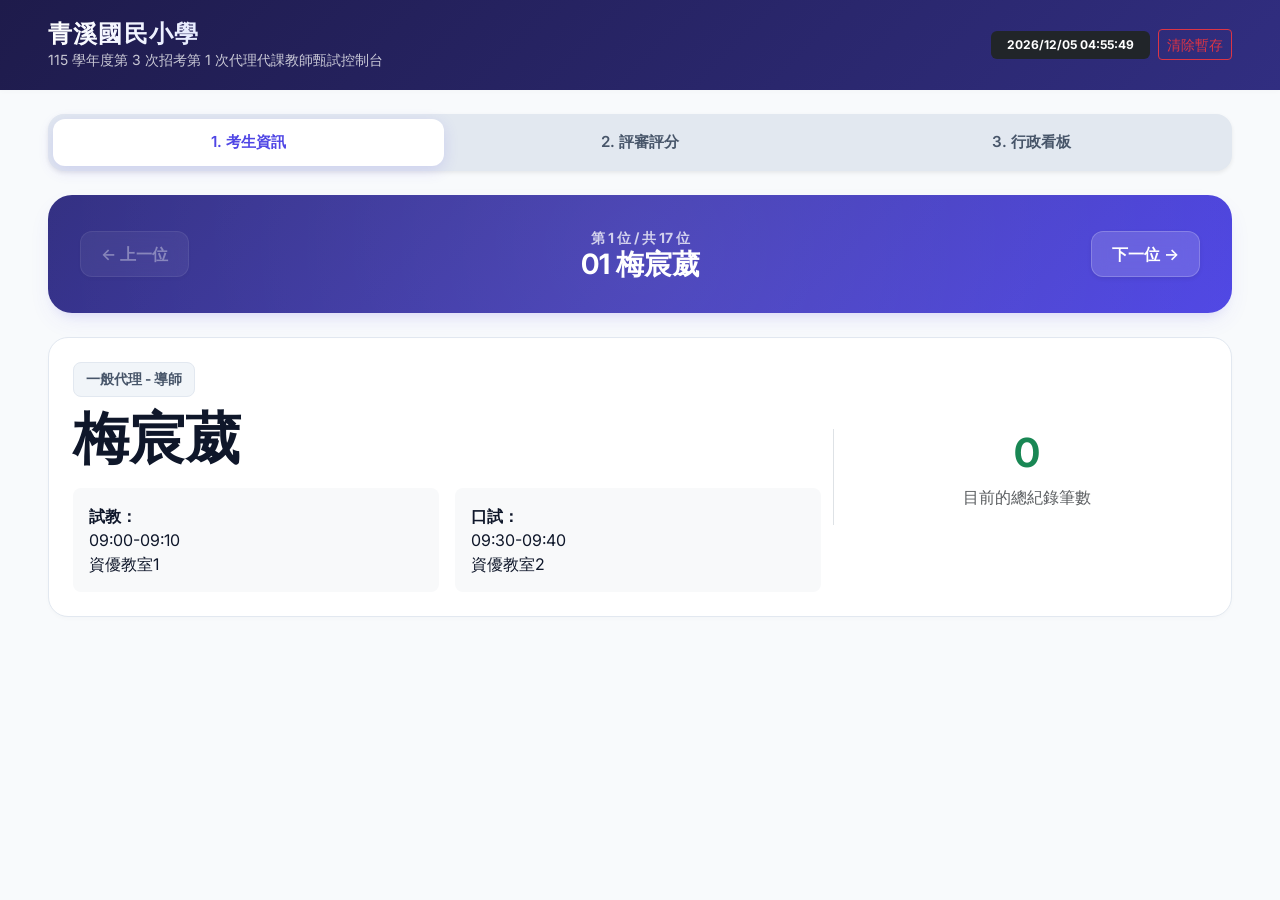
<file: index.html>
<!doctype html>
<html lang="zh-Hant">
  <head>
    <meta charset="utf-8" />
    <meta name="viewport" content="width=device-width, initial-scale=1" />
    <title>青溪國小 115 學年度第 3 次招考第 1 次代理代課教師甄試控制台</title>
    <!-- 引入專業字體與 Bootstrap -->
    <link href="https://fonts.googleapis.com/css2?family=Inter:wght@400;600;800&display=swap" rel="stylesheet">
    <link href="https://cdn.jsdelivr.net/npm/bootstrap@5.3.3/dist/css/bootstrap.min.css" rel="stylesheet" />
    <link rel="stylesheet" href="today.css" />
  </head>
  <body>
    <header class="topbar">
      <div class="container-fluid px-3 px-lg-5">
        <div class="d-flex flex-column flex-lg-row justify-content-between align-items-center gap-2">
          <div>
            <h1 class="h4 fw-bold mb-0">青溪國民小學</h1>
            <p class="mb-0 small opacity-75">115 學年度第 3 次招考第 1 次代理代課教師甄試控制台</p>
          </div>
          <div class="d-flex flex-wrap gap-2 align-items-center">
            <span id="liveClock" class="badge bg-dark px-3 py-2">載入時間中...</span>
            <button id="resetThreeViews" class="btn btn-outline-danger btn-sm" type="button">清除暫存</button>
          </div>
        </div>
      </div>
    </header>

    <main class="container-fluid px-3 px-lg-5 py-4">
      <!-- 模式切換器 -->
      <section class="mode-bar mb-4 shadow-sm">
        <button class="btn view-button active" data-view="candidate" type="button">1. 考生資訊</button>
        <button class="btn view-button" data-view="judge" type="button">2. 評審評分</button>
        <button class="btn view-button" data-view="admin" type="button">3. 行政看板</button>
      </section>

      <!-- 考生快速導航 -->
      <section class="candidate-nav mb-4">
        <button id="prevCandidate" class="btn btn-light shadow-sm" type="button">← 上一位</button>
        <div class="candidate-meter text-center">
          <div id="candidateCounter" class="small opacity-75 fw-bold text-uppercase">LOADING...</div>
          <div id="candidateNameBar" class="h3 fw-bold mb-0">載入中</div>
        </div>
        <button id="nextCandidate" class="btn btn-light shadow-sm" type="button">下一位 →</button>
      </section>

      <!-- 面板區 -->
      <section id="candidateView" class="view-panel active"></section>
      
      <section id="judgeView" class="view-panel">
        <div class="surface p-4 mb-4">
          <div class="row g-3 align-items-end">
            <div class="col-12 col-lg-4">
              <label class="form-label fw-bold text-primary" for="judgeSelect">● 評審委員身分驗證</label>
              <select id="judgeSelect" class="form-select form-select-lg border-primary-subtle"></select>
            </div>
            <div class="col">
              <p class="mb-0 text-muted small">※ 請先選擇委員姓名並輸入密碼後，方可開始評分。</p>
            </div>
          </div>
        </div>
        <div id="judgeStage"></div>
      </section>

      <section id="adminView" class="view-panel">
        <div class="sync-panel bg-dark text-white p-3 rounded-4 mb-4 shadow d-flex justify-content-between align-items-center">
          <div>
            <div class="small opacity-75">雲端同步狀態</div>
            <div id="syncStatus" class="fw-bold">正在讀取最新紀錄...</div>
          </div>
          <button id="forceSyncBtn" class="btn btn-outline-light btn-sm fw-bold">手動更新看板</button>
        </div>
        <div id="adminStage"></div>
      </section>
      
      <!-- 列印專用 A4 橫式排程簽名表區塊 -->
      <section id="printArea" class="d-none d-print-block"></section>
    </main>

    <script src="https://cdn.jsdelivr.net/npm/bootstrap@5.3.3/dist/js/bootstrap.bundle.min.js"></script>
    <script src="today.js?v=27.0"></script>
  </body>
</html>
</file>
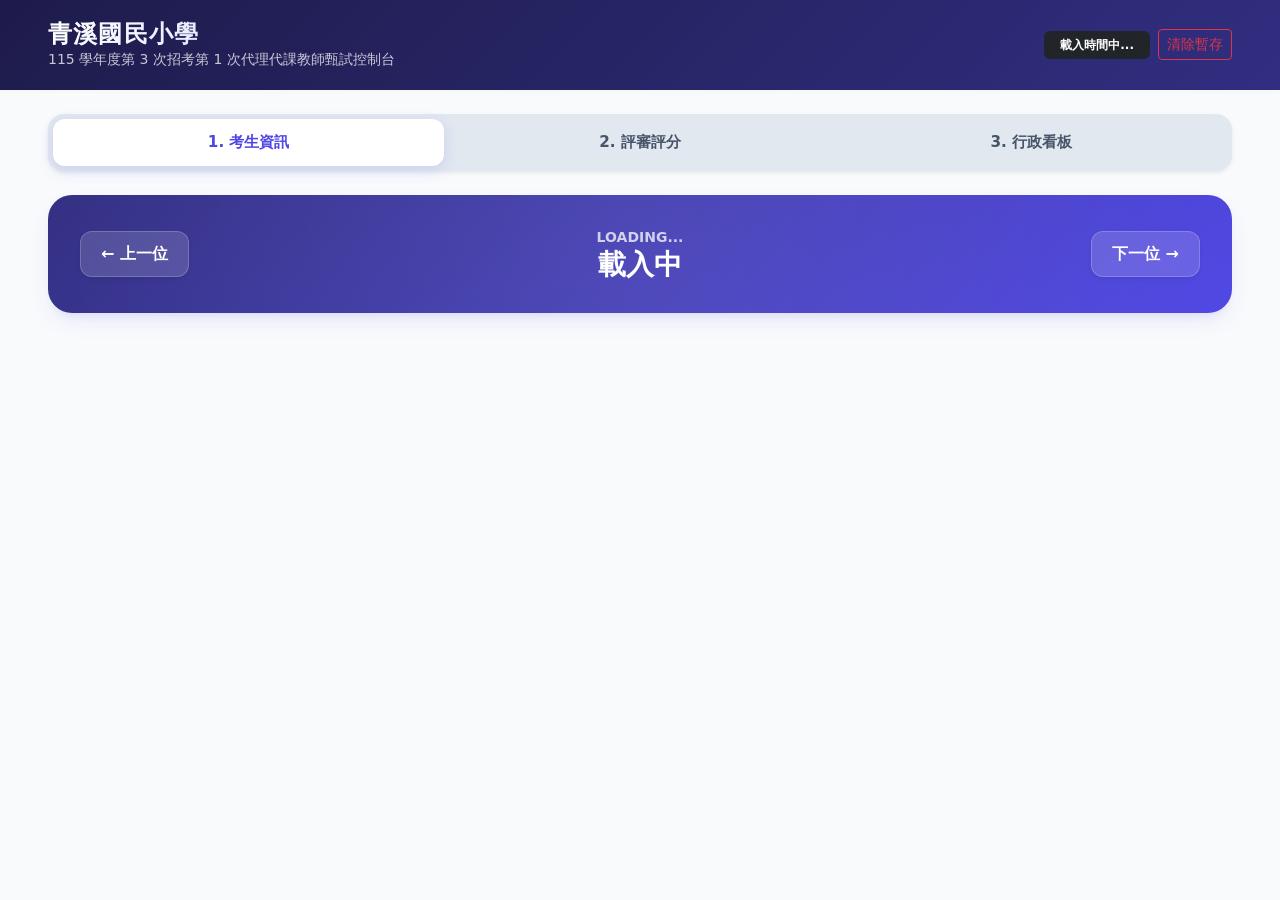
<file: today.html>
<!doctype html>
<html lang="zh-Hant">
  <head>
    <meta charset="utf-8" />
    <meta http-equiv="refresh" content="0; url=./index.html" />
    <title>前往控制台</title>
  </head>
  <body>
    <a href="./index.html">前往控制台</a>
  </body>
</html>
</file>
<file: today.css>
:root {
  --page-bg: #f8fafc;
  --ink: #0f172a;
  --muted: #475569;
  --brand: #4f46e5;
  --brand-light: #818cf8;
  --brand-deep: #312e81;
  --success: #059669;
  --success-bg: #d1fae5;
  --danger: #dc2626;
  --danger-bg: #fee2e2;
  --warning: #d97706;
  --warning-bg: #fef3c7;
  --line: #e2e8f0;
  --glass-bg: rgba(255, 255, 255, 0.85);
  --shadow-sm: 0 2px 4px rgba(0, 0, 0, 0.02);
  --shadow-md: 0 10px 25px -5px rgba(79, 70, 229, 0.1), 0 8px 10px -6px rgba(79, 70, 229, 0.1);
  --shadow-lg: 0 20px 40px -15px rgba(0, 0, 0, 0.1);
}

body {
  background: var(--page-bg);
  color: var(--ink);
  font-family: 'Inter', system-ui, -apple-system, 'Microsoft JhengHei', sans-serif;
  min-height: 100vh;
}

/* Header/Topbar styling */
.topbar {
  background: linear-gradient(135deg, #1e1b4b, #312e81);
  color: white;
  padding: 1.25rem 0;
  box-shadow: var(--shadow-sm);
}
.topbar h1 {
  font-size: 1.5rem;
  letter-spacing: 0.05em;
  font-weight: 800;
  background: linear-gradient(to right, #ffffff, #c7d2fe);
  -webkit-background-clip: text;
  -webkit-text-fill-color: transparent;
}

/* 模式切換按鈕美化 */
.mode-bar {
  background: #e2e8f0;
  padding: 5px;
  border-radius: 16px;
  display: flex;
  box-shadow: inset 0 2px 4px rgba(0,0,0,0.05);
}
.mode-bar .btn {
  flex: 1;
  border: none;
  border-radius: 12px;
  padding: 12px 16px;
  font-weight: 600;
  font-size: 0.95rem;
  color: var(--muted);
  background: transparent;
  transition: all 0.25s cubic-bezier(0.4, 0, 0.2, 1);
}
.mode-bar .btn:hover {
  color: var(--brand);
}
.mode-bar .btn.active {
  background: white !important;
  color: var(--brand) !important;
  box-shadow: 0 4px 15px rgba(79, 70, 229, 0.15);
}

/* 考生導航塊 */
.candidate-nav {
  background: linear-gradient(135deg, var(--brand-deep), var(--brand));
  color: white;
  border-radius: 24px;
  padding: 2rem;
  display: flex;
  align-items: center;
  justify-content: space-between;
  box-shadow: var(--shadow-md);
  position: relative;
  overflow: hidden;
}
.candidate-nav::before {
  content: '';
  position: absolute;
  top: -50%;
  left: -50%;
  width: 200%;
  height: 200%;
  background: radial-gradient(circle, rgba(255,255,255,0.08) 0%, transparent 60%);
  pointer-events: none;
}
.candidate-nav .btn {
  background: rgba(255, 255, 255, 0.15);
  border: 1px solid rgba(255, 255, 255, 0.2);
  color: white;
  border-radius: 12px;
  padding: 10px 20px;
  font-weight: 600;
  backdrop-filter: blur(8px);
  transition: all 0.2s ease;
}
.candidate-nav .btn:hover:not(:disabled) {
  background: rgba(255, 255, 255, 0.25);
  transform: translateY(-2px);
}
.candidate-nav .btn:disabled {
  opacity: 0.4;
  cursor: not-allowed;
}
.candidate-meter {
  flex: 1;
}

/* 評分卡片 */
.surface, .score-panel, .admin-panel {
  background: white;
  border-radius: 20px;
  border: 1px solid var(--line);
  padding: 1.75rem;
  box-shadow: var(--shadow-sm);
  transition: box-shadow 0.3s ease;
}
.surface:hover {
  box-shadow: 0 10px 30px rgba(0,0,0,0.02);
}

/* 分數輸入列 */
.score-input-row {
  display: flex;
  justify-content: space-between;
  align-items: center;
  padding: 1.25rem 1.5rem;
  background: #f8fafc;
  border-radius: 16px;
  border: 1px solid var(--line);
  margin-bottom: 1rem;
  transition: all 0.2s ease;
}
.score-input-row:focus-within {
  background: white;
  border-color: var(--brand-light);
  box-shadow: 0 0 0 4px rgba(99, 102, 241, 0.15);
}

.item-score {
  width: 120px;
  height: 54px;
  font-size: 1.8rem !important;
  font-weight: 800;
  text-align: center;
  border: 2px solid var(--line);
  border-radius: 12px;
  color: var(--brand-deep);
  transition: all 0.2s ease;
}
.item-score:focus {
  border-color: var(--brand);
  outline: none;
  box-shadow: 0 0 0 2px rgba(99, 102, 241, 0.15);
}
.item-score.is-invalid {
  border-color: var(--danger) !important;
  background-color: var(--danger-bg) !important;
  color: var(--danger) !important;
}

.view-panel { display: none; }
.view-panel.active { display: block; animation: fadeIn 0.35s cubic-bezier(0.16, 1, 0.3, 1); }

@keyframes fadeIn {
  from { opacity: 0; transform: translateY(12px); }
  to { opacity: 1; transform: translateY(0); }
}

/* 行政進度監控表 */
.admin-table {
  width: 100%;
  border-collapse: separate;
  border-spacing: 0;
  margin-top: 1rem;
}
.admin-table th {
  background: #f1f5f9;
  font-weight: 700;
  color: #334155;
  padding: 1rem;
  border-bottom: 2px solid var(--line);
  text-align: center;
}
.admin-table td {
  padding: 1rem;
  border-bottom: 1px solid var(--line);
  vertical-align: middle;
  text-align: center;
}
.admin-table tr:hover td {
  background: #f8fafc;
}

/* 狀態徽章 */
.track-badge {
  display: inline-block;
  padding: 6px 12px;
  border-radius: 8px;
  font-size: 0.85rem;
  font-weight: 700;
  background-color: #f1f5f9;
  color: #475569;
  border: 1px solid var(--line);
}

.status-badge {
  display: inline-flex;
  align-items: center;
  gap: 6px;
  padding: 6px 12px;
  border-radius: 30px;
  font-size: 0.85rem;
  font-weight: 600;
}
.status-badge.completed {
  background-color: var(--success-bg);
  color: var(--success);
}
.status-badge.pending {
  background-color: #f1f5f9;
  color: #64748b;
}

.judge-tag {
  display: inline-block;
  padding: 4px 10px;
  border-radius: 8px;
  font-size: 0.8rem;
  font-weight: 600;
  margin: 2px;
}
.judge-tag.done {
  background-color: var(--success-bg);
  color: var(--success);
  border: 1px solid rgba(5, 150, 105, 0.2);
}
.judge-tag.waiting {
  background-color: #f1f5f9;
  color: #64748b;
  border: 1px solid var(--line);
}

/* 列印專用樣式 */
@media print {
  @page {
    size: landscape;
    margin: 1cm;
  }
  
  body {
    background: white !important;
    color: black !important;
    font-size: 10pt;
    padding: 0 !important;
    margin: 0 !important;
  }
  
  /* 隱藏畫面上所有非列印物件 */
  .topbar, .mode-bar, .candidate-nav, main > .view-panel, button, .sync-panel {
    display: none !important;
  }
  
  /* 顯示列印區域 */
  #printArea {
    display: block !important;
  }
  
  .print-title {
    text-align: center;
    font-size: 18pt;
    font-weight: 800;
    margin-bottom: 2px;
    color: #000;
  }
  
  .print-subtitle {
    text-align: center;
    font-size: 11pt;
    margin-bottom: 15px;
    color: #333;
  }
  
  .print-table {
    width: 100%;
    border-collapse: collapse;
    margin-bottom: 15px;
  }
  
  .print-table th, .print-table td {
    border: 1px solid #000 !important;
    padding: 6px 4px;
    text-align: center;
    font-size: 9pt;
  }
  
  .print-table th {
    background-color: #f2f2f2 !important;
    -webkit-print-color-adjust: exact;
    print-color-adjust: exact;
    font-weight: 700;
  }
  
  .signature-box {
    height: 35px;
    width: 120px;
  }
  
  .print-footer {
    margin-top: 20px;
    display: flex;
    justify-content: space-between;
    font-size: 10pt;
    padding: 0 10px;
  }
}
</file>
